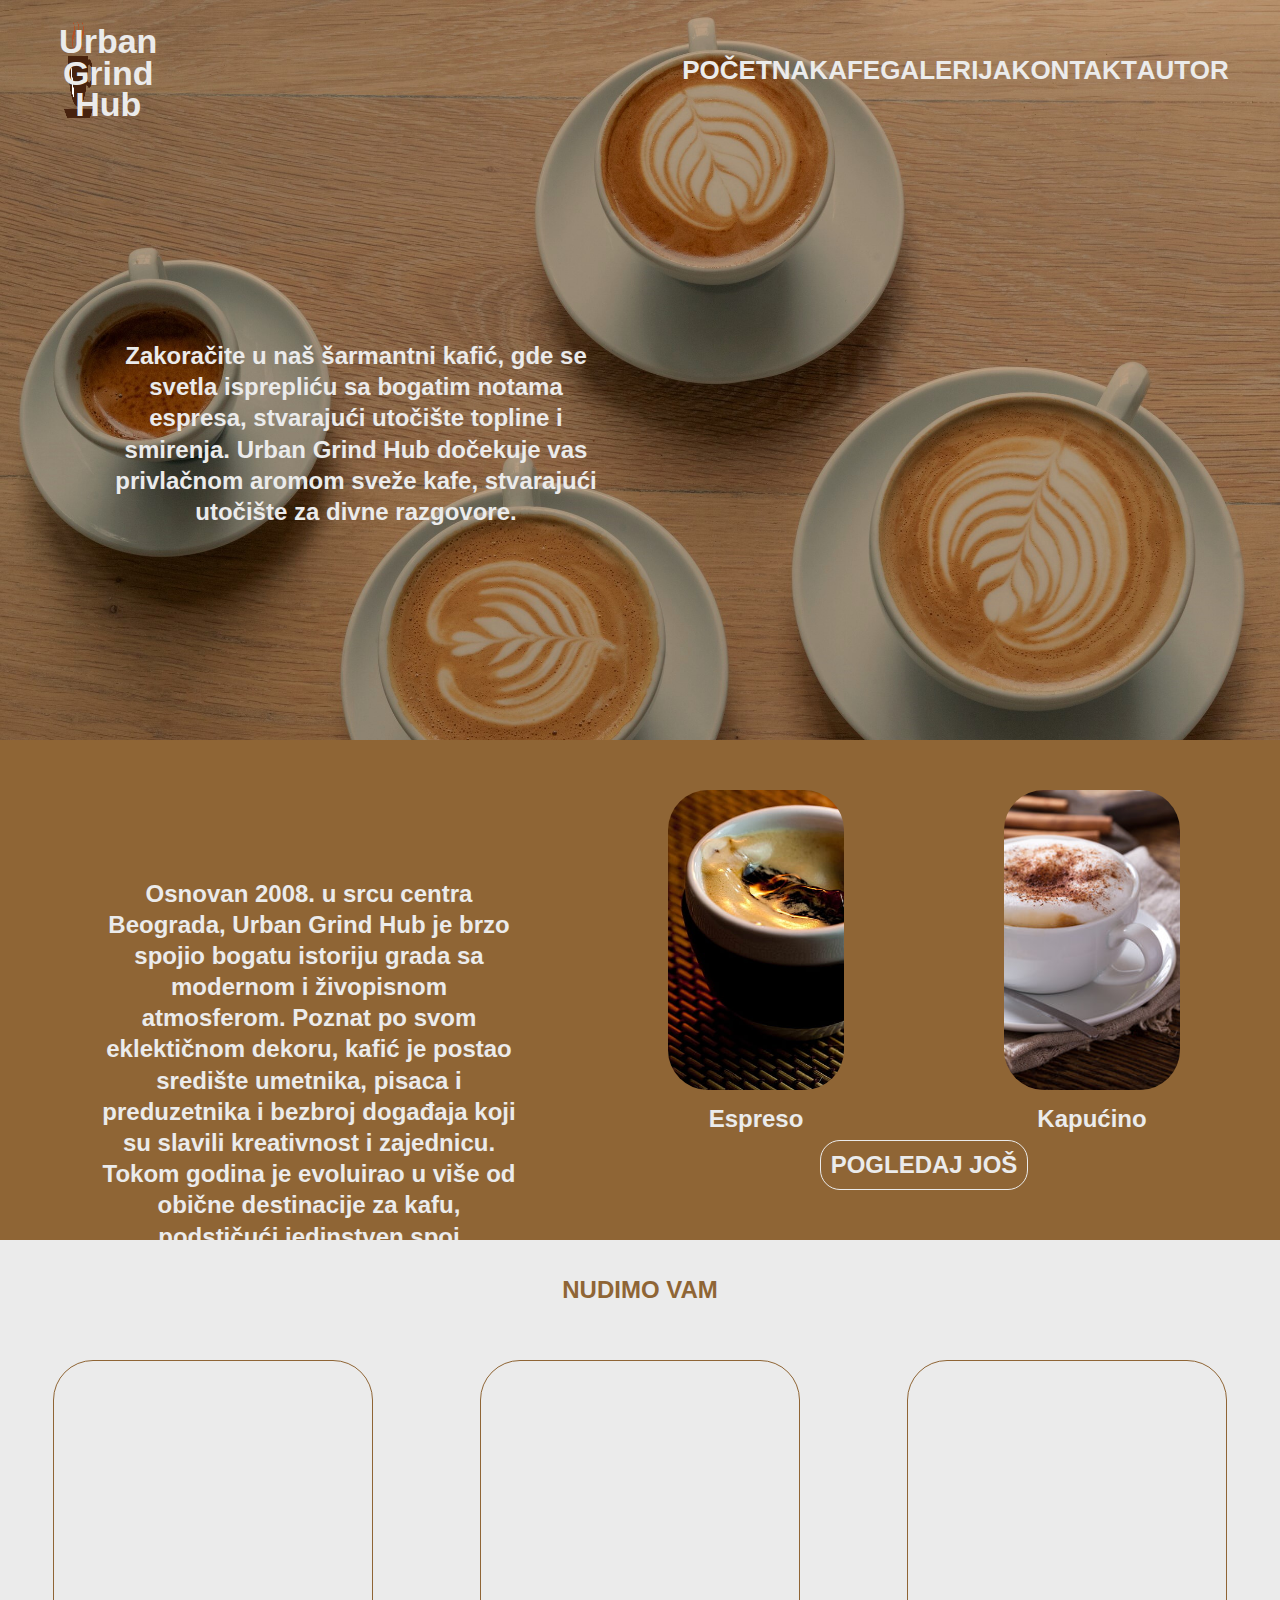
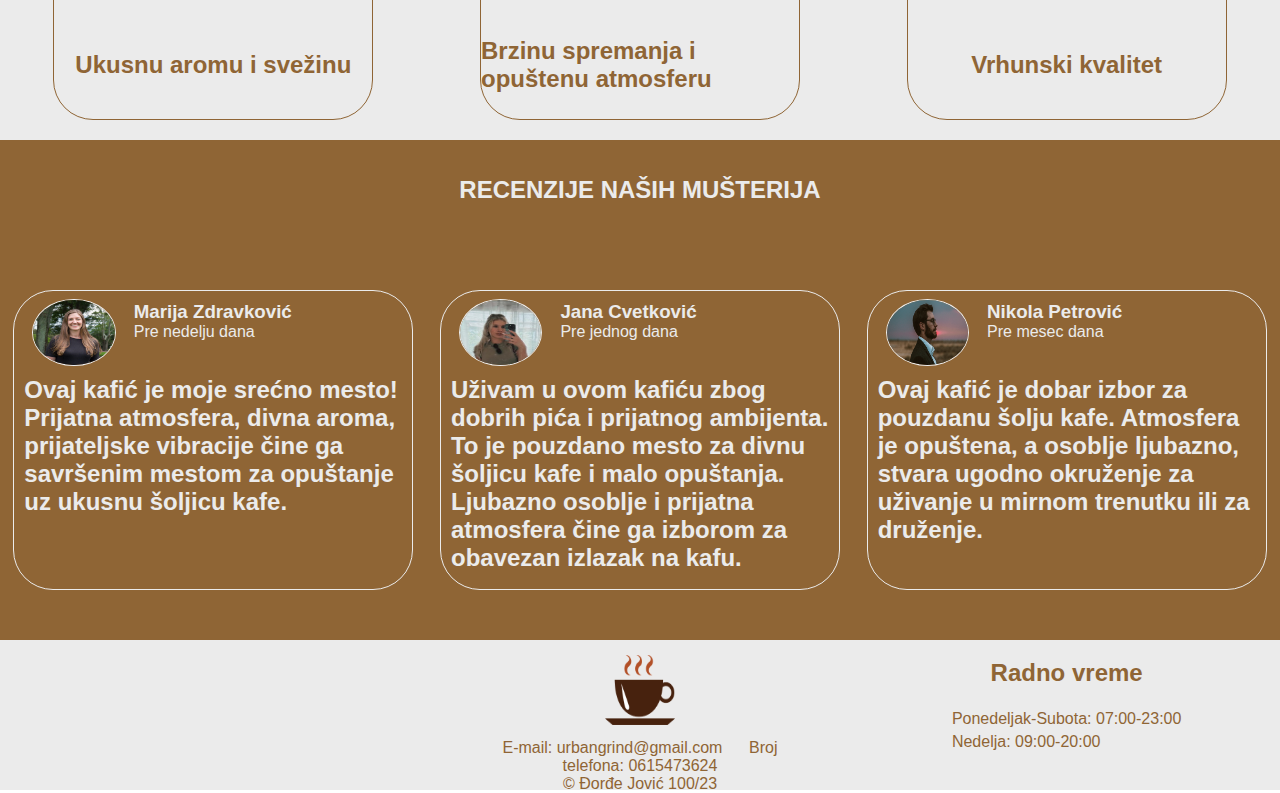
<file: index.html>
<!DOCTYPE html>
<html lang="sr-Latn-RS">
	<head>
		<meta charset="utf-8">
		<meta name="keywords" content="Urban Grind Hub, kafić, espreso, kapućino, Beograd">
		<meta name="viewport" content="width=device-width, initial-scale=1.0">
		<meta name="description" content="Urban Grind Hub - Uživajte u šarmantnom kafiću u centru Beograda. Otkrijte našu ponudu kafe i doživite spoj inspiracije i povezanosti. Pogledajte recenzije naših mušterija i posetite nas.">
		<link rel="shortcut icon" href="img/logo.png">
		<link rel="stylesheet" href="https://cdnjs.cloudflare.com/ajax/libs/font-awesome/6.5.1/css/all.min.css" 
		integrity="sha512-DTOQO9RWCH3ppGqcWaEA1BIZOC6xxalwEsw9c2QQeAIftl+Vegovlnee1c9QX4TctnWMn13TZye+giMm8e2LwA==" 
		crossorigin="anonymous" referrerpolicy="no-referrer" />
		<link rel="stylesheet" href="css/style.css" type="text/css"/>
		<title> Urban Grind Hub </title>
	</head>
	<body>
		<section id="glavnaslika">
				<header>
					<div class="centarheader">
						<div class="leviheader">
							<div id="logo">
								<a href="index.html"> <img src="img/logo.png"/> </a>
							</div>
							<div id="natpis">
								<div class="natpisblokovi">
									<a href="index.html"> <p> Urban </p> </a>
								</div>
								<div class="natpisblokovi">
									<a href="index.html"> <p> Grind </p> </a>
								</div>
								<div class="natpisblokovi">
									<a href="index.html"> <p> Hub </p> </a>
								</div>
							</div>
						</div>
						<div class="desniheader">
							<nav>
								<ul>
									<a href="index.html"> <li> Početna </li> </a> 
									<a href="kafe.html"> <li> Kafe </li> </a>
									<a href="galerija.html"> <li> Galerija </li> </a>
									<a href="kontakt.html"> <li> Kontakt </li> </a>
									<a href="oautoru.html"> <li> Autor </li> </a>
								</ul>
							</nav>
						</div>
					</div>
					<div class="cistac"> </div>
				</header>
				<div class="natpisprekoslike">
					<h2>
						Zakoračite u naš šarmantni kafić, gde se svetla isprepliću sa bogatim notama espresa, stvarajući utočište topline i smirenja. 
						Urban Grind Hub dočekuje vas privlačnom aromom sveže kafe, stvarajući utočište za divne razgovore.
					</h2>
				</div>
		</section>
			<section class="pocetnadelovi">
				<div class="centarponudaiopis">
				<div class="opiskafica">
					<h2>Osnovan 2008. u srcu centra Beograda, Urban Grind Hub je brzo spojio bogatu istoriju grada sa modernom 
					i živopisnom atmosferom. Poznat po svom eklektičnom dekoru, kafić je postao središte umetnika, pisaca i preduzetnika i bezbroj događaja
					koji su slavili kreativnost i zajednicu. Tokom godina je evoluirao u više od obične destinacije za kafu, podstičući jedinstven
					spoj inspiracije i povezanosti u užurbanom urbanom pejzažu.
					</h2>
				</div>
				<div class="ponuda">
					<div class="dvekafe">
						<div class="espreso">
						
						</div>
						<div class="kapucino">
					
						</div>
						<div class="cistac"> </div>
					</div>
					<div class="imenadvejukafa">
						<div class="levakafa">
							<h2> Espreso </h2>
						</div>
						<div class="desnakafa">
							<h2> Kapućino </h2>
						</div>
						
					</div>
					<div class="pogledajdugme">
						<a href="kafe.html"> <h2>Pogledaj još</h2> </a>
					</div>
				</div>
				</div>
			</section>
			<section class="pocetnadelovi">
				<div class="nudimovamnatpis">
					<h2> Nudimo vam </h2>
				</div>
				<div class="nudimovam1">
					<div class="nudimovam2">
						<div class="ikonica">
							<i class="fa-solid fa-mug-saucer"></i>
						</div>
						<div class="opisikonice">
							<h2>Ukusnu aromu i svežinu</h2>
						</div>
					</div>
					<div class="nudimovam2">
						<div class="ikonica">
							<i class="fa-solid fa-wand-magic-sparkles"></i>
						</div>
						<div class="opisikonice">
							<h2>Brzinu spremanja i opuštenu atmosferu</h2>
						</div>
					</div>
					<div class="nudimovam2">
						<div class="ikonica">
							<i class="fa-solid fa-check"></i>
						</div>
						<div class="opisikonice">
							<h2>Vrhunski kvalitet</h2>
						</div>
					</div>
				</div>
			</section>
			<section class="pocetnadelovi">
				<div class="natpisurecenzijama">
					<h2> Recenzije naših mušterija </h2>
				</div>
				<div class="ljudi">
					<div class="recenzija">
						<div class="slikaiimeosobe">
							<div class="slikaosobe">
								<img src="img/marija.jpg"/>
							</div>
							<div class="imeosobe">
								<div class="name">
									<div class="nameoftheperson">
										<h3> Marija Zdravković </h3>
									</div>
									<div class="howlongago">
										<p> Pre nedelju dana </p>
									</div>
								</div>
								<div class="imeosobeikonica">
									<i class="fa-regular fa-comment"></i>
								</div>
							</div>
						</div>
						<div class="tekstrecenzije">
							<h2>Ovaj kafić je moje srećno mesto! Prijatna atmosfera, divna aroma, prijateljske vibracije čine 
								ga savršenim mestom za opuštanje uz ukusnu šoljicu kafe.
							</h2>
						</div>
					</div>
					<div class="recenzija">
						<div class="slikaiimeosobe">
							<div class="slikaosobe">
								<img src="img/jana.jpg"/>
							</div>
							<div class="imeosobe">
								<div class="name">
									<div class="nameoftheperson">
										<h3> Jana Cvetković </h3>
									</div>
									<div class="howlongago">
										<p> Pre jednog dana </p>
									</div>
								</div>
								<div class="imeosobeikonica">
									<i class="fa-regular fa-comment"></i>
								</div>
							</div>
						</div>
						<div class="tekstrecenzije">
							<h2>Uživam u ovom kafiću zbog dobrih pića i prijatnog ambijenta. To je pouzdano mesto za divnu šoljicu kafe i malo opuštanja. 
								Ljubazno osoblje i prijatna atmosfera čine ga izborom za obavezan izlazak na kafu.
							</h2>
						</div>
					</div>
					<div class="recenzija">
						<div class="slikaiimeosobe">
							<div class="slikaosobe">
								<img src="img/nikola.jpg"/>
							</div>
							<div class="imeosobe">
								<div class="name">
									<div class="nameoftheperson">
										<h3> Nikola Petrović </h3>
									</div>
									<div class="howlongago">
										<p> Pre mesec dana </p>
									</div>
								</div>
								<div class="imeosobeikonica">
									<i class="fa-regular fa-comment"></i>
								</div>
							</div>
						</div>
						<div class="tekstrecenzije">
							<h2>Ovaj kafić je dobar izbor za pouzdanu šolju kafe. Atmosfera je opuštena, a osoblje ljubazno, stvara ugodno okruženje 
								za uživanje u mirnom trenutku ili za druženje. 
							</h2>
						</div>
					</div>
				</div>
			</section>
			<footer>
				<div class="futerblok1">
					<div class="webikonice">
						<a href="https://www.facebook.com/"> <i class="fa-brands fa-facebook"></i> </a>
						<a href="https://www.instagram.com/"> <i class="fa-brands fa-instagram"></i> </a>
						<a href="https://twitter.com/"> <i class="fa-brands fa-twitter"></i> </a>
						<a href="sitemap.xml"> <i class="fa-solid fa-sitemap"></i> </a>
						<a href="rss.xml"> <i class="fa-solid fa-rss"></i> </a>
						<a href="robots.txt"> <i class="fa-regular fa-file-lines"></i> </a>
					</div>
				</div>
				<div class="futerblok2">
					<div class="futerlogo">
						<a href="index.html"> <img src="img/logo.png"/> </a>
					</div>
					<div class="copyright">
						<p> E-mail: urbangrind@gmail.com&nbsp;&nbsp;&nbsp;&nbsp;&nbsp;&nbsp;Broj telefona: 0615473624 </p>
						<p> &copy; Đorđe Jović 100/23 </p>
					</div>
				</div>
				<div class="futerblok3">
					<div class="radnovremenatpis">
						<h2> Radno vreme </h2>
					</div>
					<div class="radnovremelista">
						<ul>
							<li> Ponedeljak-Subota: 07:00-23:00 </li>
							<li> Nedelja: 09:00-20:00 </li>
						</ul>
					</div>
				</div>
			</footer>
	</body>
</html>
</file>
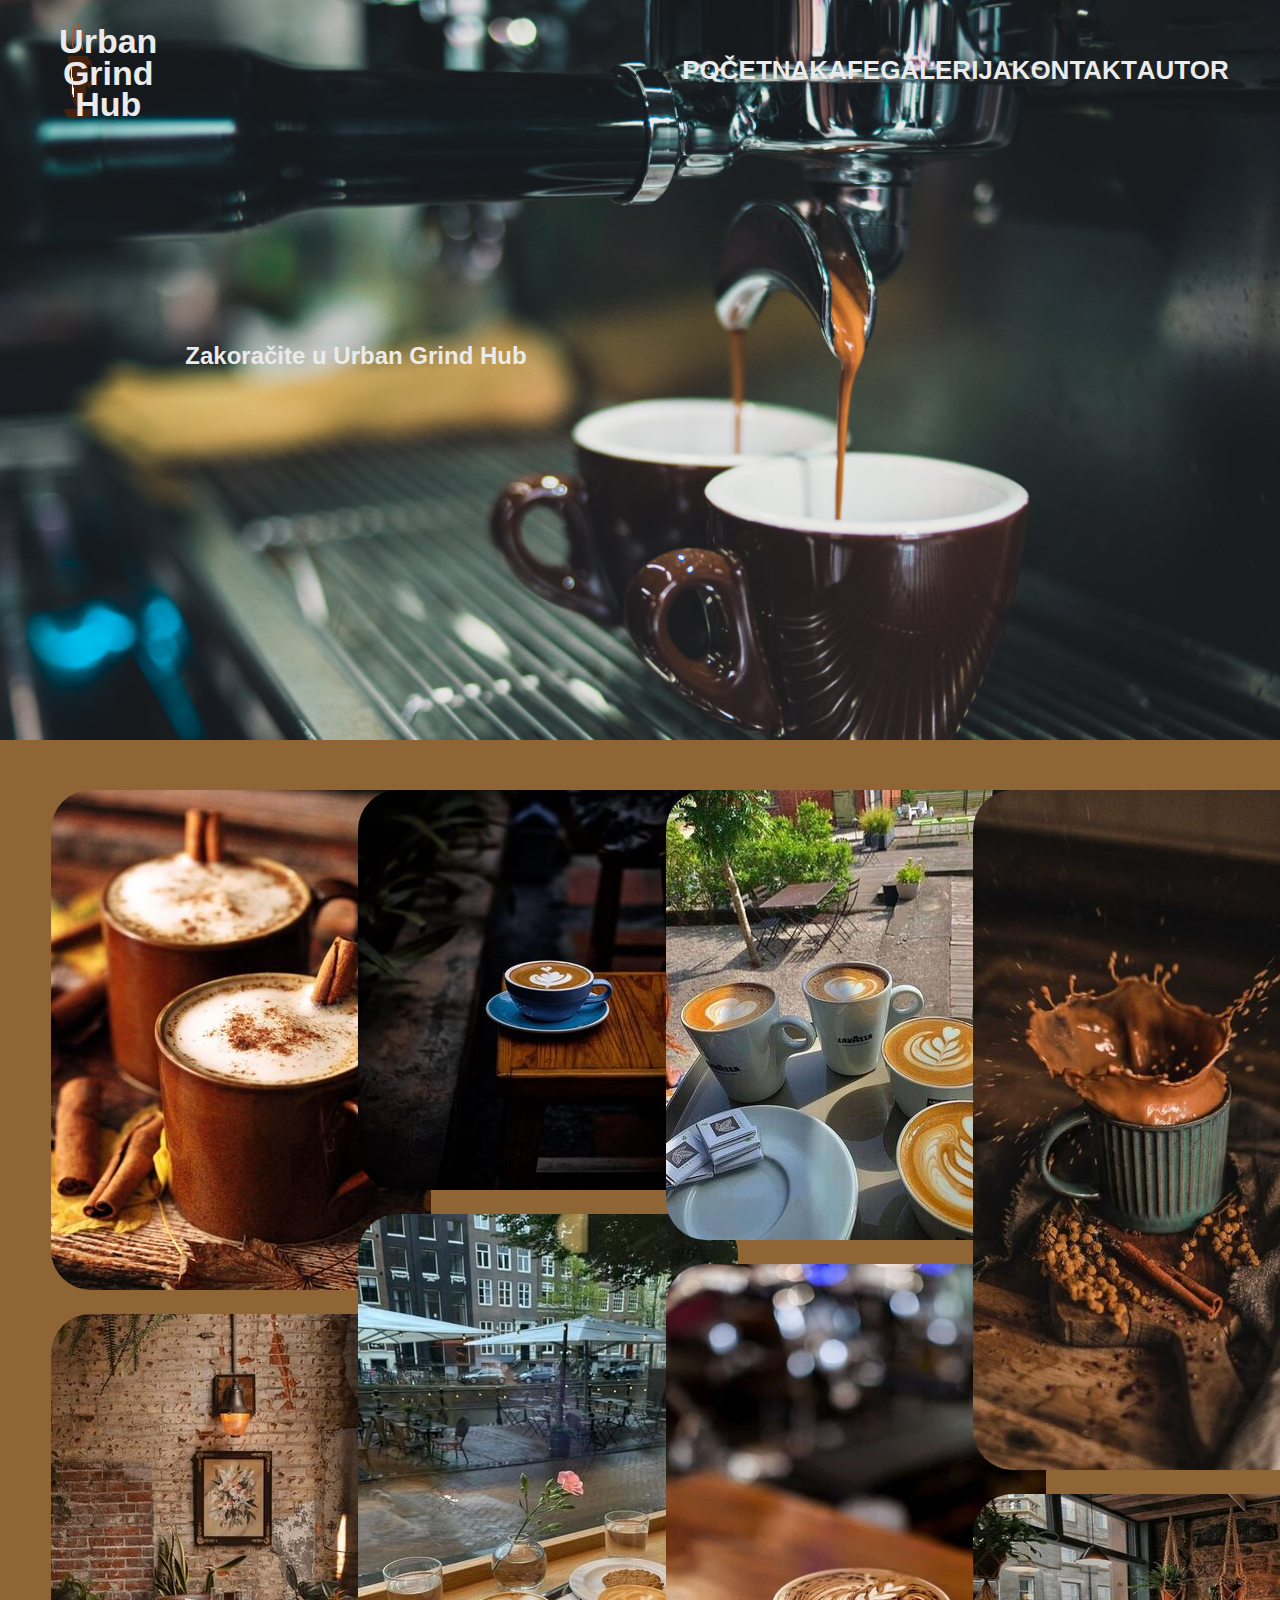
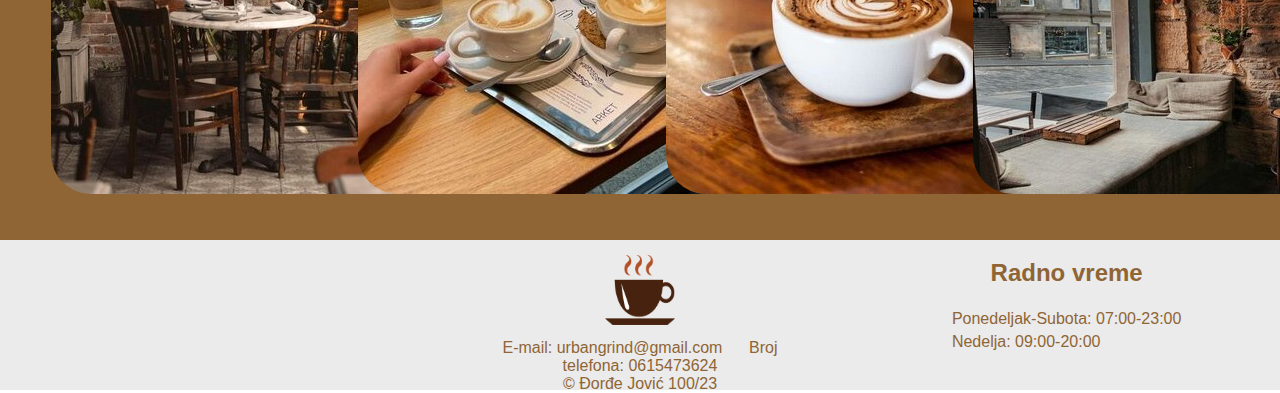
<file: galerija.html>
<!DOCTYPE html>
<html lang="sr-Latn-RS">
	<head>
		<meta charset="utf-8">
		<meta name="keywords" content="Urban Grind Hub, galerija, fotografije, kafić, umetnost, atmosfera">
		<meta name="viewport" content="width=device-width, initial-scale=1.0">
		<meta name="description" content="Istražite Urban Grind Hub kroz našu galeriju - uživajte u fotografijama koje prikazuju jedinstvenu atmosferu našeg kafića, umetnost i kulturu.">
		<link rel="shortcut icon" href="img/logo.png">
		<link rel="stylesheet" href="https://cdnjs.cloudflare.com/ajax/libs/font-awesome/6.5.1/css/all.min.css" 
		integrity="sha512-DTOQO9RWCH3ppGqcWaEA1BIZOC6xxalwEsw9c2QQeAIftl+Vegovlnee1c9QX4TctnWMn13TZye+giMm8e2LwA==" 
		crossorigin="anonymous" referrerpolicy="no-referrer" />
		<link rel="stylesheet" href="css/style.css" type="text/css"/>
		<title> Urban Grind Hub </title>
	</head>
	<body>
			<section id="glavnaslika3">
				<header>
					<div class="centarheader">
						<div class="leviheader">
							<div id="logo">
								<a href="index.html"> <img src="img/logo.png"/> </a>
							</div>
							<div id="natpis">
								<div class="natpisblokovi">
									<a href="index.html"> <p> Urban </p> </a>
								</div>
								<div class="natpisblokovi">
									<a href="index.html"> <p> Grind </p> </a>
								</div>
								<div class="natpisblokovi">
									<a href="index.html"> <p> Hub </p> </a>
								</div>
							</div>
						</div>
						<div class="desniheader">
							<nav>
								<ul>
									<a href="index.html"> <li> Početna </li> </a> 
									<a href="kafe.html"> <li> Kafe </li> </a>
									<a href="galerija.html"> <li> Galerija </li> </a>
									<a href="kontakt.html"> <li> Kontakt </li> </a>
									<a href="oautoru.html"> <li> Autor </li> </a>
								</ul>
							</nav>
						</div>
						<div class="cistac"> </div>
					</div>
					<div class="cistac"> </div>
				</header>
				<div class="natpisprekoslike">
					<h2> Zakoračite u Urban Grind Hub </h2>
				</div>
			</section>
			<section id="galerija">
				<div class="kolonagalerije">
					<img src="img/osma.jpg"/>
					<img src="img/druga.jpg"/>
				</div>
				<div class="kolonagalerije">
					<img src="img/treca.jpg"/>
					<img src="img/peta.jpg"/>
				</div>
				<div class="kolonagalerije">
					<img src="img/cetvrta.jpg"/>
					<img src="img/sedma.jpg"/>
				</div>
				<div class="kolonagalerije">
					<img src="img/deseta.jpg"/>
					<img src="img/jedanaesta.jpg"/>
				</div>
			</section>
			<footer>
				<div class="futerblok1">
					<div class="webikonice">
						<a href="https://www.facebook.com/"> <i class="fa-brands fa-facebook"></i> </a>
						<a href="https://www.instagram.com/"> <i class="fa-brands fa-instagram"></i> </a>
						<a href="https://twitter.com/"> <i class="fa-brands fa-twitter"></i> </a>
						<a href="sitemap.xml"> <i class="fa-solid fa-sitemap"></i> </a>
						<a href="rss.xml"> <i class="fa-solid fa-rss"></i> </a>
						<a href="robots.txt"> <i class="fa-regular fa-file-lines"></i> </a>
					</div>
				</div>
				<div class="futerblok2">
					<div class="futerlogo">
						<a href="index.html"> <img src="img/logo.png"/> </a>
					</div>
					<div class="copyright">
						<p> E-mail: urbangrind@gmail.com&nbsp;&nbsp;&nbsp;&nbsp;&nbsp;&nbsp;Broj telefona: 0615473624 </p>
						<p> &copy; Đorđe Jović 100/23 </p>
					</div>
				</div>
				<div class="futerblok3">
					<div class="radnovremenatpis">
						<h2> Radno vreme </h2>
					</div>
					<div class="radnovremelista">
						<ul>
							<li> Ponedeljak-Subota: 07:00-23:00 </li>
							<li> Nedelja: 09:00-20:00 </li>
						</ul>
					</div>
				</div>
		</footer>
	</body>
</html>
</file>
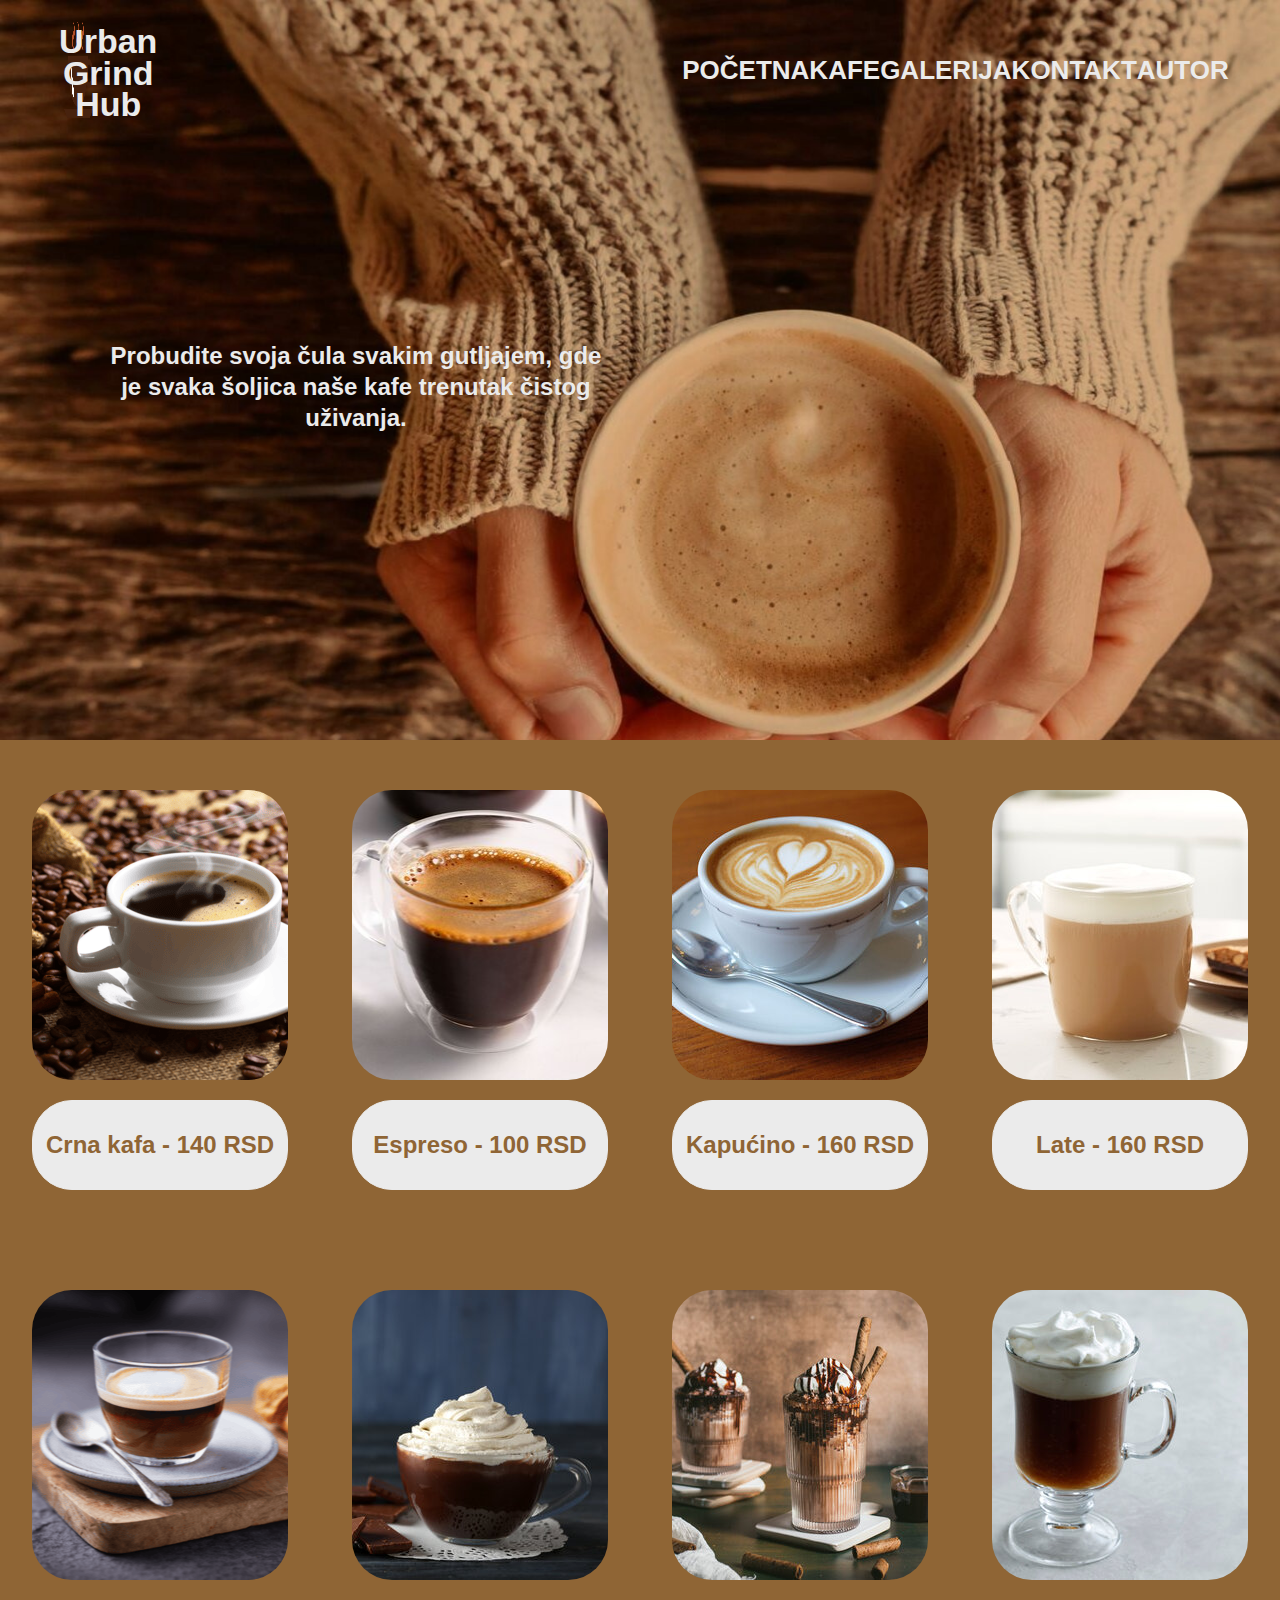
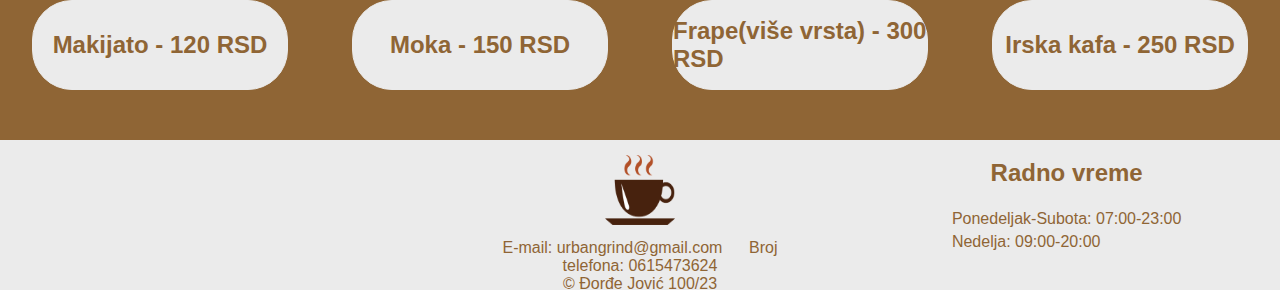
<file: kafe.html>
<!DOCTYPE html>
<html lang="sr-Latn-RS">
	<head>	
		<meta charset="utf-8">
		<meta name="keywords" content="Urban Grind Hub, kafa, crna kafa, espreso, kapućino, late, makijato, moka, frape, irska kafa">
		<meta name="viewport" content="width=device-width, initial-scale=1.0">
		<meta name="description" content="Uživajte u raznovrsnom svetu kafe u Urban Grind Hub - probudite svoja čula sa velikim brojem raznovrsnih kafe koje nudimo. Posetite nas i doživite trenutke čistog uživanja.">
		<link rel="shortcut icon" href="img/logo.png">
		<link rel="stylesheet" href="https://cdnjs.cloudflare.com/ajax/libs/font-awesome/6.5.1/css/all.min.css" 
		integrity="sha512-DTOQO9RWCH3ppGqcWaEA1BIZOC6xxalwEsw9c2QQeAIftl+Vegovlnee1c9QX4TctnWMn13TZye+giMm8e2LwA==" 
		crossorigin="anonymous" referrerpolicy="no-referrer" />
		<link rel="stylesheet" href="css/style.css" type="text/css"/>
		<title> Urban Grind Hub </title>
	</head>
	<body>
			<section id="glavnaslika2">
				<header>
					<div class="centarheader">
						<div class="leviheader">
							<div id="logo">
								<a href="index.html"> <img src="img/logo.png"/> </a>
							</div>
							<div id="natpis">
								<div class="natpisblokovi">
									<a href="index.html"> <p> Urban </p> </a>
								</div>
								<div class="natpisblokovi">
									<a href="index.html"> <p> Grind </p> </a>
								</div>
								<div class="natpisblokovi">
									<a href="index.html"> <p> Hub </p> </a>
								</div>
							</div>
						</div>
						<div class="desniheader">
							<nav>
								<ul>
									<a href="index.html"> <li> Početna </li> </a> 
									<a href="kafe.html"> <li> Kafe </li> </a>
									<a href="galerija.html"> <li> Galerija </li> </a>
									<a href="kontakt.html"> <li> Kontakt </li> </a>
									<a href="oautoru.html"> <li> Autor </li> </a>
								</ul>
							</nav>
						</div>
						<div class="cistac"> </div>
					</div>
					<div class="cistac"> </div>
				</header>
				<div class="natpisprekoslike">
					<h2> Probudite svoja čula svakim gutljajem, gde je svaka šoljica naše kafe trenutak čistog uživanja. </h2>
				</div>
			</section>
			<section id="kafa8">
				<div class="kafablok1">
					<div class="kafa">
						<div class="slikakafe">
						
						</div>
						<div class="opiskafe">
							<h2> Crna kafa - 140 RSD </h2>
						</div>
					</div>
					<div class="kafa">
						<div class="slikakafe1">
						
						</div>
						<div class="opiskafe">
							<h2> Espreso - 100 RSD </h2>
						</div>
					</div>
					<div class="kafa">
						<div class="slikakafe2">
						
						</div>
						<div class="opiskafe">
							<h2> Kapućino - 160 RSD </h2>
						</div>
					</div>
					<div class="kafa">
						<div class="slikakafe3">
						
						</div>
						<div class="opiskafe">
							<h2> Late - 160 RSD </h2>
						</div>
					</div>
				</div>
				<div class="kafablok2">
					<div class="kafa">
						<div class="slikakafe4">
						
						</div>
						<div class="opiskafe">
							<h2> Makijato - 120 RSD </h2>
						</div>
					</div>
					<div class="kafa">
						<div class="slikakafe5">
						
						</div>
						<div class="opiskafe">
							<h2> Moka - 150 RSD </h2>
						</div>
					</div>
					<div class="kafa">
						<div class="slikakafe6">
						
						</div>
						<div class="opiskafe">
							<h2> Frape(više vrsta) - 300 RSD </h2>
						</div>
					</div>
					<div class="kafa">
						<div class="slikakafe7">
						
						</div>
						<div class="opiskafe">
							<h2> Irska kafa - 250 RSD </h2>
						</div>
					</div>
				</div>
			</section>
			<footer>
				<div class="futerblok1">
					<div class="webikonice">
						<a href="https://www.facebook.com/"> <i class="fa-brands fa-facebook"></i> </a>
						<a href="https://www.instagram.com/"> <i class="fa-brands fa-instagram"></i> </a>
						<a href="https://twitter.com/"> <i class="fa-brands fa-twitter"></i> </a>
						<a href="sitemap.xml"> <i class="fa-solid fa-sitemap"></i> </a>
						<a href="rss.xml"> <i class="fa-solid fa-rss"></i> </a>
						<a href="robots.txt"> <i class="fa-regular fa-file-lines"></i> </a>
					</div>
				</div>
				<div class="futerblok2">
					<div class="futerlogo">
						<a href="index.html"> <img src="img/logo.png"/> </a>
					</div>
					<div class="copyright">
						<p> E-mail: urbangrind@gmail.com&nbsp;&nbsp;&nbsp;&nbsp;&nbsp;&nbsp;Broj telefona: 0615473624 </p>
						<p> &copy; Đorđe Jović 100/23 </p>
					</div>
				</div>
				<div class="futerblok3">
					<div class="radnovremenatpis">
						<h2> Radno vreme </h2>
					</div>
					<div class="radnovremelista">
						<ul>
							<li> Ponedeljak-Subota: 07:00-23:00 </li>
							<li> Nedelja: 09:00-20:00 </li>
						</ul>
					</div>
				</div>
			</footer>
	</body>
</html>
</file>
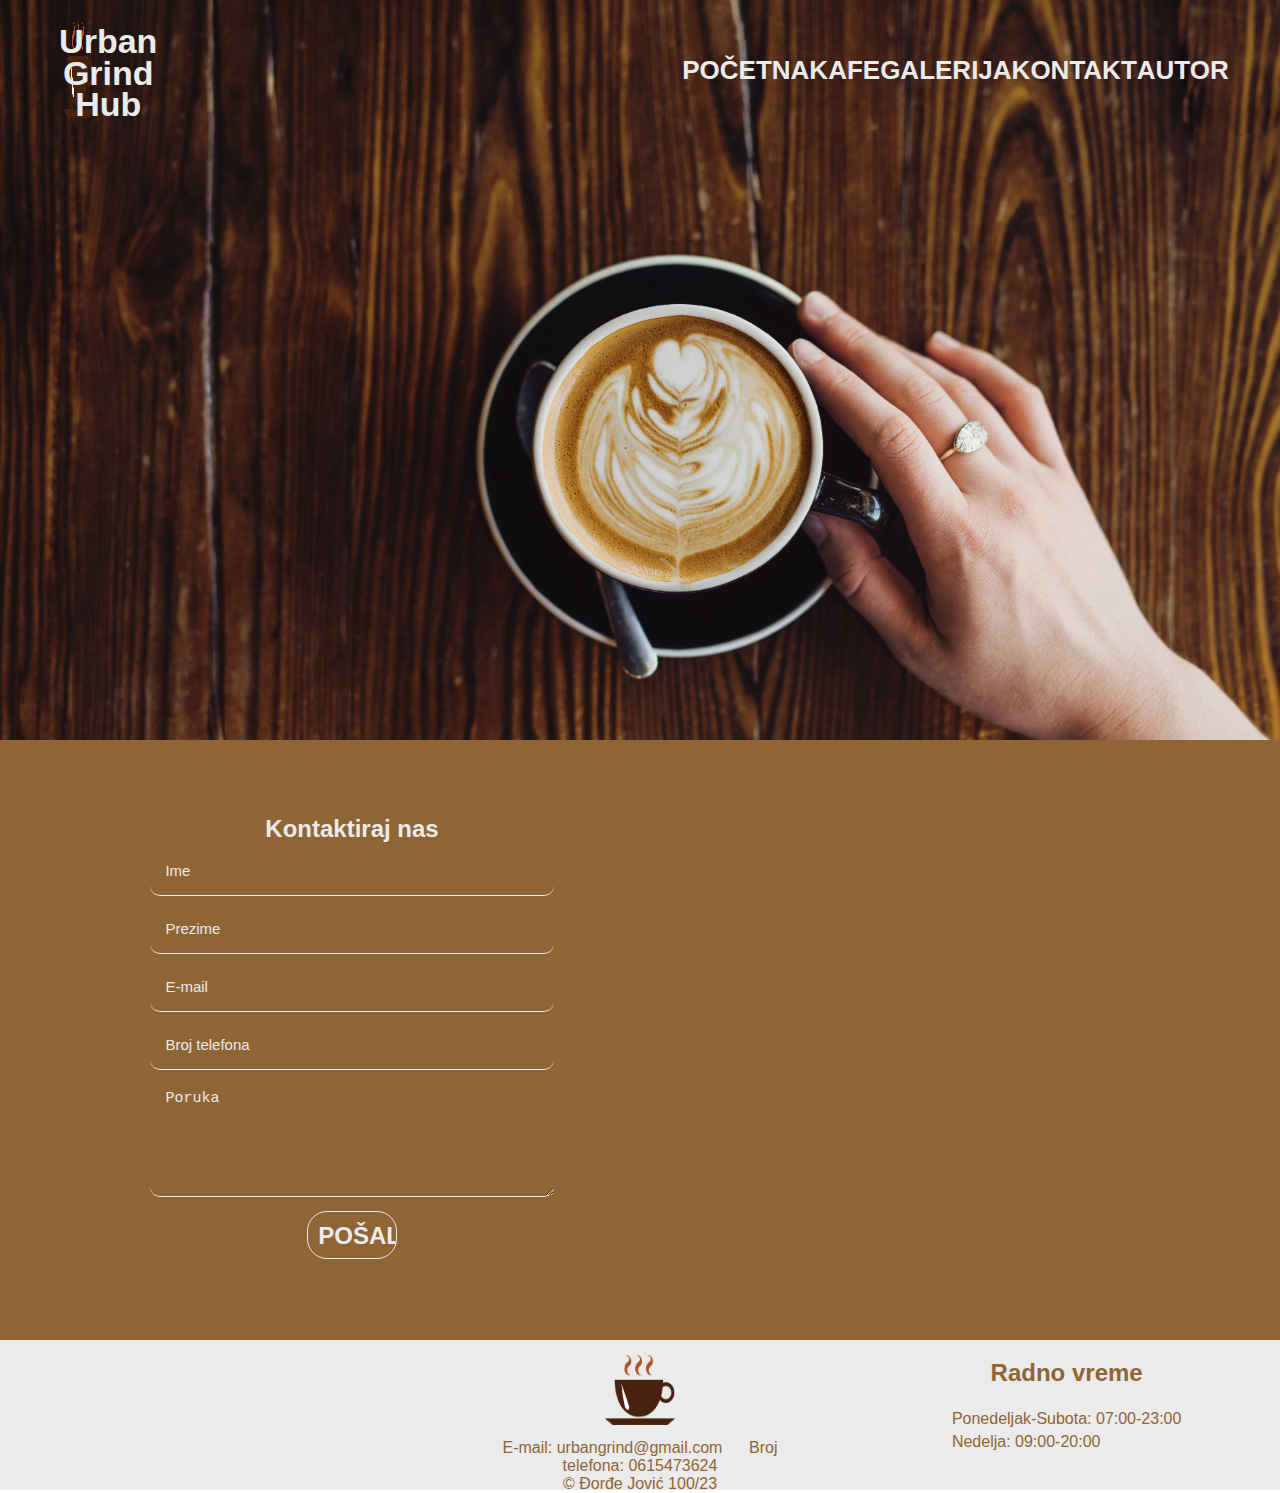
<file: kontakt.html>
<!DOCTYPE html>
<html lang="sr-Latn-RS">
	<head>
		<meta charset="utf-8">
		<meta name="keywords" content="Urban Grind Hub, kontakt, poruka, ime, prezime, email, telefon, adresa">
		<meta name="viewport" content="width=device-width, initial-scale=1.0">
		<meta name="description" content="Kontaktirajte nas putem obrasca na Urban Grind Hub kontakt stranici. Pošaljite nam svoje lične podatke. Posetite nas u Beogradu na adresi Zmaj Jovina 7.">
		<link rel="shortcut icon" href="img/logo.png">
		<link rel="stylesheet" href="https://cdnjs.cloudflare.com/ajax/libs/font-awesome/6.5.1/css/all.min.css" 
		integrity="sha512-DTOQO9RWCH3ppGqcWaEA1BIZOC6xxalwEsw9c2QQeAIftl+Vegovlnee1c9QX4TctnWMn13TZye+giMm8e2LwA==" 
		crossorigin="anonymous" referrerpolicy="no-referrer" />
		<link rel="stylesheet" href="css/style.css" type="text/css"/>
		<title> Urban Grind Hub </title>
	</head>
	<body>
		<section id="glavnaslika4">
			<header>
					<div class="centarheader">
						<div class="leviheader">
							<div id="logo">
								<a href="index.html"> <img src="img/logo.png"/> </a>
							</div>
							<div id="natpis">
								<div class="natpisblokovi">
									<a href="index.html"> <p> Urban </p> </a>
								</div>
								<div class="natpisblokovi">
									<a href="index.html"> <p> Grind </p> </a>
								</div>
								<div class="natpisblokovi">
									<a href="index.html"> <p> Hub </p> </a>
								</div>
							</div>
						</div>
						<div class="desniheader">
							<nav>
								<ul>
									<a href="index.html"> <li> Početna </li> </a> 
									<a href="kafe.html"> <li> Kafe </li> </a>
									<a href="galerija.html"> <li> Galerija </li> </a>
									<a href="kontakt.html"> <li> Kontakt </li> </a>
									<a href="oautoru.html"> <li> Autor </li> </a>
								</ul>
							</nav>
						</div>
						<div class="cistac"> </div>
					</div>
					<div class="cistac"> </div>
			</header>
		</section>
		<section id="kontaktstranica"/>
			<div class="centarkontaktstranice"/>
				<div class="sadrzajkontaktstranice"/>
					<h2> Kontaktiraj nas </h2>
					<form>
						<input type="text" id="ime" name="ime" placeholder="Ime" required="required">
						<input type="text" id="prezime" name="prezime" placeholder="Prezime" required="required">
						<input type="email" id="email" name="email" placeholder="E-mail" required="required">
						<input type="tel" id="telefon" name="telefon" placeholder="Broj telefona" required="required">
						<textarea id="poruka" name="poruka" placeholder="Poruka"></textarea>
						<input type="submit" id="posalji" name="posalji" value="Pošalji">
					</form>
				</div>
				<div class="sadrzajkontaktstranice"/>
					<iframe src="https://www.google.com/maps/embed?pb=!1m18!1m12!1m3!1d985.5168865098964!2d20.457682921282217!3d44.81701319621409!2m3!1f0!2f0!3f0!3m2!1i1024!2i768!4f13.1!3m3!1m2!1s0x475a7ab2d958b11b%3A0x821430809db39e3e!2sZmaj%20Jovina%207%2C%20Beograd%2011000!5e1!3m2!1sen!2srs!4v1705883955039!5m2!1sen!2srs" width="666" height="450" style="border:0;" allowfullscreen="" loading="lazy" referrerpolicy="no-referrer-when-downgrade"></iframe>
				</div>
			</div>
		</section>
		<footer>
				<div class="futerblok1">
					<div class="webikonice">
						<a href="https://www.facebook.com/"> <i class="fa-brands fa-facebook"></i> </a>
						<a href="https://www.instagram.com/"> <i class="fa-brands fa-instagram"></i> </a>
						<a href="https://twitter.com/"> <i class="fa-brands fa-twitter"></i> </a>
						<a href="sitemap.xml"> <i class="fa-solid fa-sitemap"></i> </a>
						<a href="rss.xml"> <i class="fa-solid fa-rss"></i> </a>
						<a href="robots.txt"> <i class="fa-regular fa-file-lines"></i> </a>
					</div>
				</div>
				<div class="futerblok2">
					<div class="futerlogo">
						<a href="index.html"> <img src="img/logo.png"/> </a>
					</div>
					<div class="copyright">
						<p> E-mail: urbangrind@gmail.com&nbsp;&nbsp;&nbsp;&nbsp;&nbsp;&nbsp;Broj telefona: 0615473624 </p>
						<p> &copy; Đorđe Jović 100/23 </p>
					</div>
				</div>
				<div class="futerblok3">
					<div class="radnovremenatpis">
						<h2> Radno vreme </h2>
					</div>
					<div class="radnovremelista">
						<ul>
							<li> Ponedeljak-Subota: 07:00-23:00 </li>
							<li> Nedelja: 09:00-20:00 </li>
						</ul>
					</div>
				</div>
		</footer>
	</body>
</html>
</file>
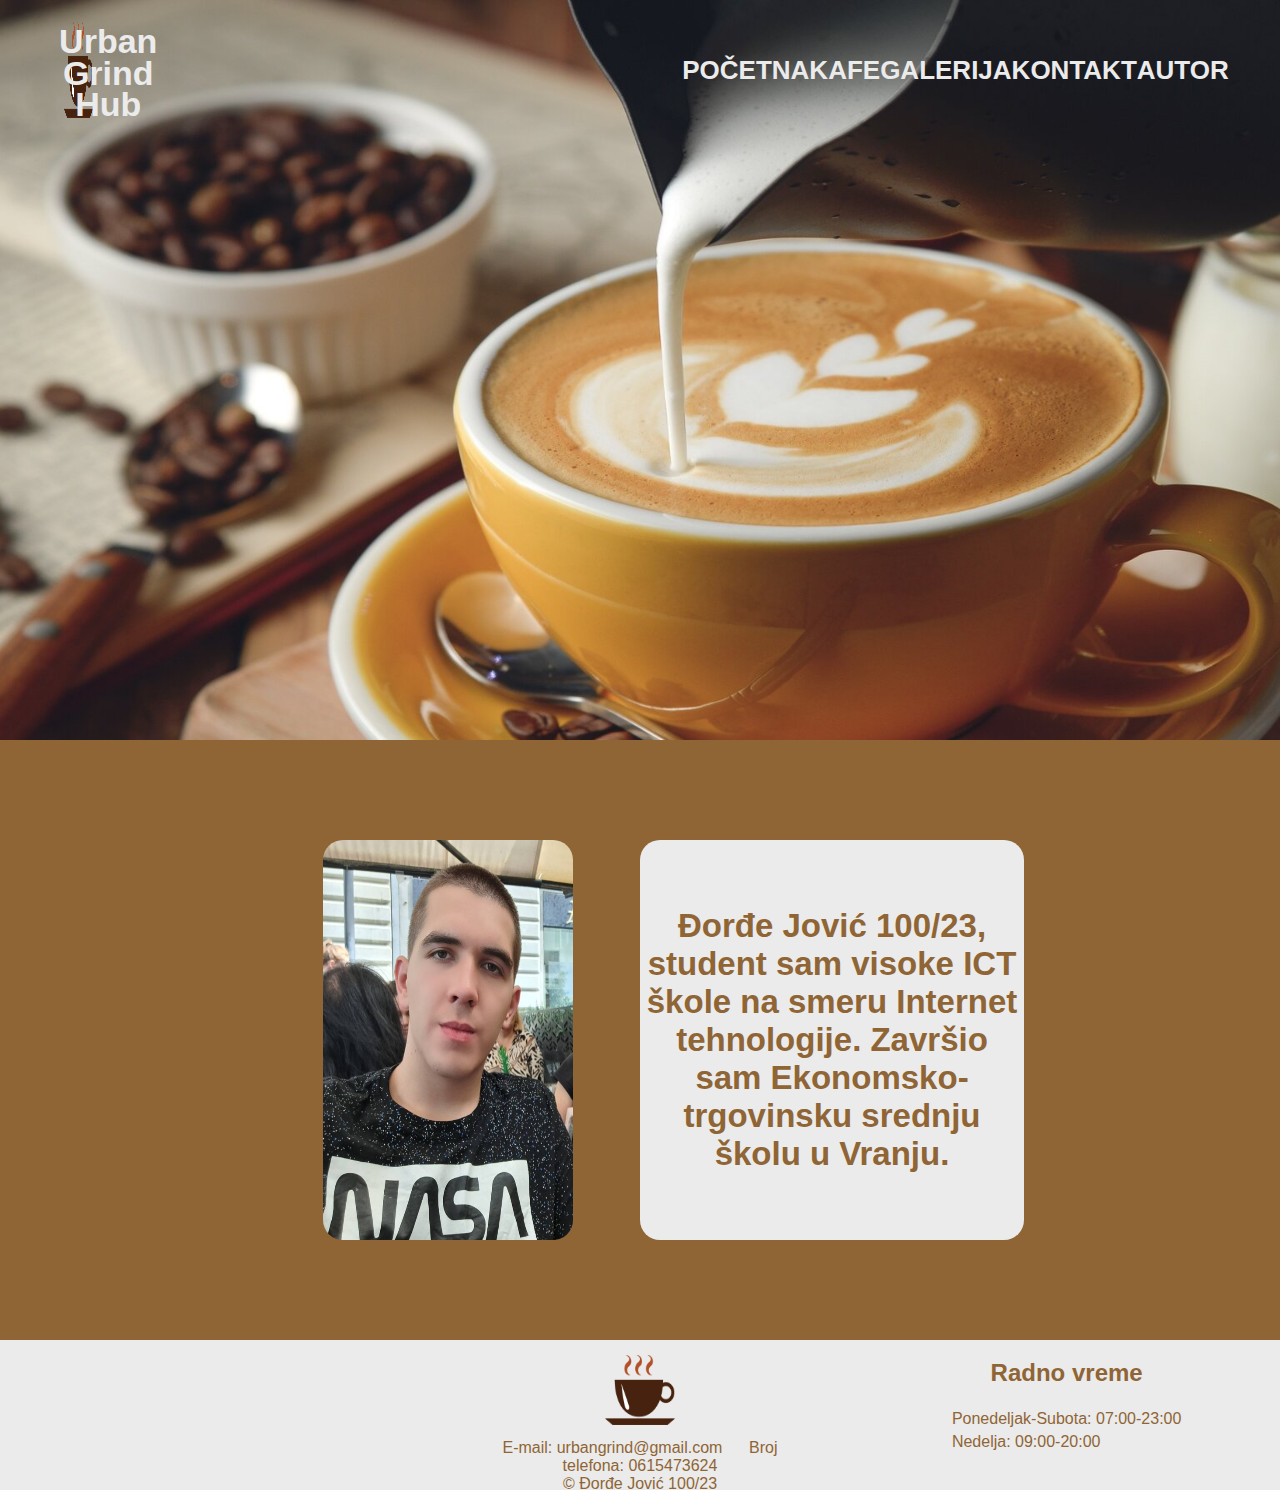
<file: oautoru.html>
<!DOCTYPE html>
<html lang="sr-Latn-RS">
	<head>
		<meta charset="utf-8">
		<meta name="keywords" content="Urban Grind Hub, Đorđe, Jović, autor, kafe">
		<meta name="viewport" content="width=device-width, initial-scale=1.0">
		<meta name="description" content="Saznajte više o autoru sajta.">
		<link rel="shortcut icon" href="img/logo.png">
		<link rel="stylesheet" href="https://cdnjs.cloudflare.com/ajax/libs/font-awesome/6.5.1/css/all.min.css"
		integrity="sha512-DTOQO9RWCH3ppGqcWaEA1BIZOC6xxalwEsw9c2QQeAIftl+Vegovlnee1c9QX4TctnWMn13TZye+giMm8e2LwA==" 
		crossorigin="anonymous" referrerpolicy="no-referrer" />
		<link rel="stylesheet" href="css/style.css" type="text/css"/>
		<title> Urban Grind Hub </title>
	</head>
	<body>
		<section id="glavnaslika5">
			<header>
					<div class="centarheader">
						<div class="leviheader">
							<div id="logo">
								<a href="index.html"> <img src="img/logo.png"/> </a>
							</div>
							<div id="natpis">
								<div class="natpisblokovi">
									<a href="index.html"> <p> Urban </p> </a>
								</div>
								<div class="natpisblokovi">
									<a href="index.html"> <p> Grind </p> </a>
								</div>
								<div class="natpisblokovi">
									<a href="index.html"> <p> Hub </p> </a>
								</div>
							</div>
						</div>
						<div class="desniheader">
							<nav>
								<ul>
									<a href="index.html"> <li> Početna </li> </a> 
									<a href="kafe.html"> <li> Kafe </li> </a>
									<a href="galerija.html"> <li> Galerija </li> </a>
									<a href="kontakt.html"> <li> Kontakt </li> </a>
									<a href="oautoru.html"> <li> Autor </li> </a>
								</ul>
							</nav>
						</div>
						<div class="cistac"> </div>
					</div>
					<div class="cistac"> </div>
			</header>
		</section>
		<section id="autorstranica">
			<div class="centarautorstranice">
				<div class="autorslika">
					<img src="img/pho.png"/>
				</div>
				<div class="autoropis">
					<h2>Đorđe Jović 100/23, student sam visoke ICT škole na smeru Internet tehnologije. Završio sam Ekonomsko-trgovinsku srednju školu u Vranju.</h2>
				</div>
			</div>
		</section>
		<footer>
				<div class="futerblok1">
					<div class="webikonice">
						<a href="https://www.facebook.com/"> <i class="fa-brands fa-facebook"></i> </a>
						<a href="https://www.instagram.com/"> <i class="fa-brands fa-instagram"></i> </a>
						<a href="https://twitter.com/"> <i class="fa-brands fa-twitter"></i> </a>
						<a href="sitemap.xml"> <i class="fa-solid fa-sitemap"></i> </a>
						<a href="rss.xml"> <i class="fa-solid fa-rss"></i> </a>
						<a href="robots.txt"> <i class="fa-regular fa-file-lines"></i> </a>
					</div>
				</div>
				<div class="futerblok2">
					<div class="futerlogo">
						<a href="index.html"> <img src="img/logo.png"/> </a>
					</div>
					<div class="copyright">
						<p> E-mail: urbangrind@gmail.com&nbsp;&nbsp;&nbsp;&nbsp;&nbsp;&nbsp;Broj telefona: 0615473624 </p>
						<p> &copy; Đorđe Jović 100/23 </p>
					</div>
				</div>
				<div class="futerblok3">
					<div class="radnovremenatpis">
						<h2> Radno vreme </h2>
					</div>
					<div class="radnovremelista">
						<ul>
							<li> Ponedeljak-Subota: 07:00-23:00 </li>
							<li> Nedelja: 09:00-20:00 </li>
						</ul>
					</div>
				</div>
		</footer>
	</body>
</html>
</file>
<file: css/style.css>
*{
	margin: 0px;
	padding: 0px;
	box-sizing: border-box;
}
.cistac{
	clear:both;
}
a{
	color: inherit;
	text-decoration:none;
}
body{
	font-family: 'Roboto', sans-serif;
}

@import url('https://fonts.googleapis.com/css2?family=Roboto&display=swap');

header{
	display:flex;
	align-items:center;
	justify-content:center;
	width:100%;
	height:140px;
	animation: pomeranjenadole 1.5s ease-in-out;
}
@keyframes pomeranjenadole {
    0% {
		transform: translateY(-100%);
    }
	100% {
		transform: translateX(0%);
    }
}
.centarheader{
	display:flex;
	width:90%;
	height:120px;

}
.leviheader{
	display:flex;
	width: 20%;
	height:100%;
	align-items:center;
}
#logo{
	width:30%;
	height:80%;

}
#logo img{
	width:100%;
	height:100%;
}
#natpis{
	width:30%;
	height:80%;
	color:#ebebeb;	
}
.natpisblokovi{
	WidtH:100%;
	height:33%;	
	text-align:center;
	font-size:34px;
	display:flex;
	justify-content:center;
}
.natpisblokovi p{
	width:60%;
	height:100%;
	font-weight:bold;
}
.desniheader{
	width: 50%;
	height: 100%;
	margin-left: 520px;
	display:flex;
	align-items:center;
	justify-content:center;
}
nav{
	display:flex;
	align-items:center;
	width:100%;
	height:80%;

}
nav ul{
	width:100%;
	height:100%;
	display:flex;
	list-style-type:none;
	display:flex;
	align-items:center;
	justify-content:space-around;
}
nav ul li{	
	font-size:26px;
	font-weight: bold;
	color:#ebebeb;
	text-transform:uppercase;
	transition: all 50ms ease-in;
}
nav ul li:hover{
	border-bottom: 3px solid #ebebeb;
}
/*ovde se zavrsava header*/

#glavnaslika{
	width:100%;
	height:740px;
	background-image:url("../img/cafe.jpg");
	background-size:cover;
	background-attachment:fixed;
}
.natpisprekoslike{
	text-align:center;
	margin-top:200px;
	margin-left:100px;
	width:40%;
	color:#ebebeb;
	animation: pomeranjeudesno 1.5s ease-in-out;
}
.natpisprekoslike h2{
	line-height:1.3;
}
@keyframes pomeranjeudesno {
    0% {
		transform: translateX(-115%);
    }
    100% {
		transform: translateX(0);
    }
}
.pocetnadelovi{
	width:100%;
	height:500px;
}
.pocetnadelovi:nth-child(2){
	background-color:#8f6535;
}
.pocetnadelovi:nth-child(3){
	background-color: #ebebeb;
}
.pocetnadelovi:nth-child(4){
	background-color:#8f6535;
}	
.centarponudaiopis{
	display:flex;
	align-items:center;
	justify-content:space-between;
	height:100%;
	width:100%;
}
.opiskafica{
	margin-left:100px;
	width:40%;
	height:225px;
	text-align:center;
	color:#ebebeb;
}
.opiskafica h2{
	line-height: 1.3;
}
.ponuda{
	margin-left:150px;
	width:40%;
	height:400px;
	margin-right:100px;
}
.dvekafe{
	width:100%;
	height:300px;
	display:flex;
	
}
.espreso{
	width:300px;
	height:300px;
	background-image:url("../img/es.jpg");
	background-size:cover;
	background-position: 10%;
	border-radius: 40px;
	margin-right:160px;
	transition: 0.5s all;
}
.espreso:hover {
	transform:scale(1.05);
}
.kapucino{
	width:300px;
	height:300px;
	background-image:url("../img/cap.jpg");
	background-size:cover;
	background-position: left 95% bottom 45%;
	border-radius: 40px;
	transition: 0.5s all;
}
.kapucino:hover {
	transform:scale(1.05);
}
.imenadvejukafa{
	width:100%;
	height:50px;
	display:flex;
}
.levakafa{
	width:300px;
	height:100%;
	margin-right:160px;
}
.levakafa h2{
	margin: 15px 30px 15px 30px;
	text-align:center;
	color:#ebebeb;
}
.desnakafa{
	width:300px;
	height:100%;
}
.desnakafa h2{
	margin: 15px 30px 15px 30px;
	text-align:center;
	color:#ebebeb;
}
.pogledajdugme{
	width:100%;
	height:50px;
	display:flex;
	justify-content:center;
	align-items:flex-end;
}
.pogledajdugme a{
	background-color:#8f6535;
	color:#ebebeb;
	padding:10px;
	border:1px solid #ebebeb;
	border-radius:20px;
	text-transform:uppercase;
	transition: 0.5s all;
}
.pogledajdugme a:hover{
	background-color:#ebebeb;
	color:#8f6535;
}
.nudimovamnatpis{
	width:100%;
	height:20%;
	display:flex;
	justify-content:center;
	align-items:center;
}
.nudimovamnatpis h2{
	padding:10px;
	border-radius:20px;
	color:#8f6535;
	text-transform:uppercase;
}
.nudimovam1{
	width:100%;
	height:80%;
	display:flex;
	justify-content:space-around;
	align-items:center;
}
.nudimovam2{
	width:25%;
	height:90%;
	border:1px solid #8f6535;
	border-radius:40px;
	transition: ease-in 0.4s;
}
.nudimovam2:hover {
	transform: scale(0.91);
}
.ikonica{
	width:100%;
	height:70%;
	display:flex;
	justify-content:center;
	align-items:center;
}
.ikonica i{
	font-size:120px;
	color:#8f6535;
}
.opisikonice{
	width:100%;
	height:30%;
	display:flex;
	justify-content:center;
	align-items:center;
	color:#8f6535;
}
.natpisurecenzijama{
	width:100%;
	height:100px;
	background-color:#8f6535;
	display:flex;
	align-items:center;
	justify-content:center;
}
.natpisurecenzijama h2{
	padding:10px;
	border-radius:20px;
	text-transform:uppercase;
	color:#ebebeb;
}
.ljudi{
	widtH:100%;
	height:400px;
	display:flex;
	justify-content:space-around;
	align-items:center;
}	
.recenzija{
	width: 400px;
	height:300px;
	background-color:#8f6535;
	border:1px solid #ebebeb;
	border-radius:40px;
	transition: all 0.4s;
}
.recenzija:hover {
	transform: translateY(-8px);
    box-shadow: 8px 8px 2px #ebebeb;
}
.slikaiimeosobe{
	width:100%;
	height:75px;
	display:flex;
	justify-content:center;
	align-items:center;
}
.slikaosobe{
	width:30%;
	height:75px;
	display:flex;
	justify-content:center;
	align-items:flex-end;
}
.slikaosobe img{
	width:70%;
	height:90%;
	border-radius: 50%;
	border:1px solid #ebebeb;
}
.imeosobe{
	width:70%;
	height:75px;
	display:flex;
}
.name{
	width:70%;
	height:100%;
}
.imeosobeikonica{
	width:30%;
	height:100%;
	text-align:center;
}
.imeosobeikonica i{
	color:#ebebeb;
	font-size:50px;
	margin: 10px 0px 0px 0px;
}
.nameoftheperson{
	margin-top:10px;
	color:#ebebeb;
}
.howlongago{
	color:#ebebeb;
}
.tekstrecenzije{
	width:100%;
	height:225px;
}
.tekstrecenzije h2{
	margin:10px;
	color:#ebebeb;
}
footer{
	widtH:100%;
	height:150px;
	background-color:#ebebeb;
	display:flex;
	align-items:center;
	justify-content:space-around;
}
.futerblok1{
	width: 25%;
	height: 80%;
	display:flex;
	justify-content:center;
	align-items:center;
}
.futerblok2{
	width: 25%;
	height: 80%;
}
.futerblok3{
	width: 25%;
	height: 80%;
}
.futerlogo{
	width:100%;
	height:70%;
	display:flex;
	justify-content:center;
}
.futerlogo img{
	width: 70px;
	height:70px;
}
.copyright{
	width:100%;
	height:30%;
	text-align:center;
	color:#8f6535;
}
.radnovremenatpis{
	width:100%;
	height:30%;
	display:flex;
	justify-content:center;
	align-items:center;
	color:#8f6535;
}
.radnovremelista{
	width:100%;
	height:70%;
	display:flex;
	justify-content:center;
	align-items:center;
	color:#8f6535;
}
.radnovremelista ul li{
	margin-bottom:5px;
	list-style-type:none;
}
.webikonice{
	width: 70%;
	height:50%;
	display:flex;
	justify-content:center;
	align-items:center;
}
.webikonice i{
	font-size: 30px;
	margin: 0px 15px 0px 15px;
	color:#8f6535;
}

/*ovde se zavrsava pocetna*/

#glavnaslika2{
	width:100%;
	height:740px;
	background-image:url("../img/hands.jpg");
	background-size:cover;
	background-position-y: 70%;
	background-attachment:fixed;
}
#kafa8{
	width:100%;
	height:1000px;
	background-color:#8f6535;
}
.kafablok1{
	width:100%;
	height:500px;
	display:flex;
	justify-content:space-around;
	align-items:center;
}
.kafablok2{
	width:100%;
	height:500px;
	display:flex;
	justify-content:space-around;
	align-items:center;
}
.kafa{
	width:20%;
	height: 400px;
}
.slikakafe{
	width:100%;
	height:290px;
	background-image:url("../img/blackcoffee.png");
	border-radius:40px;
	transition: all 0.4s;
	background-position-x: 50%;
}
.slikakafe:hover {
	transform: translateY(-8px);
}
.slikakafe1{
	width:100%;
	height:290px;
	background-image:url("../img/espr.jpg");
	border-radius:40px;
	transition: all 0.4s;
	background-position-x: 60%;
}
.slikakafe1:hover {
	transform: translateY(-8px);
}
.slikakafe2{
	width:100%;
	height:290px;
	background-image:url("../img/kapu.jpg");
	border-radius:40px;
	transition: all 0.4s;
	background-position-x: 50%;
}
.slikakafe2:hover {
	transform: translateY(-8px);
}
.slikakafe3{
	width:100%;
	height:290px;
	background-image:url("../img/late.jpg");
	border-radius:40px;
	transition: all 0.4s;
	background-position-x: 50%;
}
.slikakafe3:hover {
	transform: translateY(-8px);
}
.slikakafe4{
	width:100%;
	height:290px;
	background-image:url("../img/maki.png");
	border-radius:40px;
	transition: all 0.4s;
	background-position-x: 40%;
}
.slikakafe4:hover {
	transform: translateY(-8px);
}
.slikakafe5{
	width:100%;
	height:290px;
	background-image:url("../img/moka.jpg");
	border-radius:40px;
	transition: all 0.4s;
	background-position-x: 100%;
}
.slikakafe5:hover {
	transform: translateY(-8px);
}
.slikakafe6{
	width:100%;
	height:290px;
	background-image:url("../img/frape.jpg");
	border-radius:40px;
	transition: all 0.4s;
	background-position-x: 50%;
}
.slikakafe6:hover {
	transform: translateY(-8px);
}
.slikakafe7{
	width:100%;
	height:290px;
	background-image:url("../img/irska.jpg");
	border-radius:40px;
	transition: all 0.4s;
	background-position-x: 100%;
}
.slikakafe7:hover {
	transform: translateY(-8px);
}
.opiskafe{
	margin-top: 20px;
	width:100%;
	height:90px;
	background-color:#ebebeb;
	border-radius:40px;
	border:1px solid #ebebeb;
	color:#8f6535;
	display:flex;
	align-items:center;
	justify-content:center;
}


/*ovde se zavrsavaju kafe*/
	
#glavnaslika3{
	width:100%;
	height:740px;
	background-image:url("../img/galerijacover.jpg");
	background-size:cover;
	background-attachment:fixed;
	background-position-y: 25%;
}
#galerija{
	width:100%;
	height: 1100px;
	background-color:#8f6535;
	display:flex;
	justify-content:space-evenly;
	align-items:center;
}
.kolonagalerije{
	width:20%;
	height: 1000px;
}
.kolonagalerije img{
	margin-bottom:20px;
	border-radius: 40px;
	transition: 0.5s all;
}
.kolonagalerije img:hover {
	transform:scale(1.05);
}
/*ovde se zavrsava galerija*/

#glavnaslika4{
	width:100%;
	height:740px;
	background-image:url("../img/kontaktslika.jpg");
	background-size:cover;
	background-attachment:fixed;
	background-position-y: 70%;
}
#kontaktstranica{
	width:100%;
	height:600px;
	background-color:#8f6535;
	display:flex;
	justify-content:center;
	align-items:center;
}
.centarkontaktstranice{
	width:100%;
	height:500px;
	display:flex;
	justify-content:space-evenly;
	align-items:center;
}
.sadrzajkontaktstranice{
	width:35%;
	height: 90%;
}
.sadrzajkontaktstranice h2{
	text-align:center;
	color:#ebebeb;
}
form{
	display:inline-block;
	margin:0px auto;
	text-align:center;
}
form * {
	width:90%;
	height: 48px;
	margin-top: 5px;
	margin-bottom: 5px;
	border-radius:10px;
	padding: 10px;
	padding-left:15px;
	border: none;
	color:#ebebeb;
}
form :nth-child(5){
	height:117px;
}
form :nth-child(6){
	width:20%;
	border-radius:20px;
	padding: 10px;
	border:1px solid #ebebeb;
	font-size: 1.5em;
	text-transform:uppercase;
	font-weight:bold;
	cursor:pointer;
	transition: 0.5s all;
}
#posalji:hover{
	background-color:#ebebeb;
	color:#8f6535;
}
input{
	background-color:#8f6535;
	border-bottom:1px solid #ebebeb;
	color:#ebebeb;
}
textarea{
	background-color:#8f6535;
	border-bottom:1px solid #ebebeb;
	color:#ebebeb;
}
input::placeholder {
    color: #ebebeb;
	font-size: 15px;
}
textarea::placeholder {
    color: #ebebeb;
	font-size: 15px;
}

/*ovde se zavrsava kontakt*/

#glavnaslika5{
	width:100%;
	height:740px;
	background-image:url("../img/fuka.jpg");
	background-size:cover;
	background-attachment:fixed;
	background-position-y: 80%;
}
#autorstranica{
	width: 100%;
    height: 600px;
    background-color: #8f6535;
    display: flex;
    justify-content: center;
    align-items: center;
}
.centarautorstranice{
	width: 100%;
    height: 500px;
    display: flex;
    justify-content: center;
    align-items: center;
	border-radius:20px;
}
.autorslika{
	height:80%;
	width: 30%;
	display:flex;
	justify-content:center;
}
.autorslika img{
	width:65%;
	height:100%;
	border-radius:20px;
	transition: 0.3s all;
}
.autorslika img:hover {
	transform:scale(1.03);
}
.autoropis{
	height:80%;
	width: 30%;
	background-color:#ebebeb;
	display:flex;
	justify-content:center;
	align-items:center;
	font-size:22px;
	text-align:center;
	border-radius:20px;
	color:#8f6535;
	transition: 0.3s all;
}
.autoropis:hover {
	transform:scale(1.03);
}
</file>
